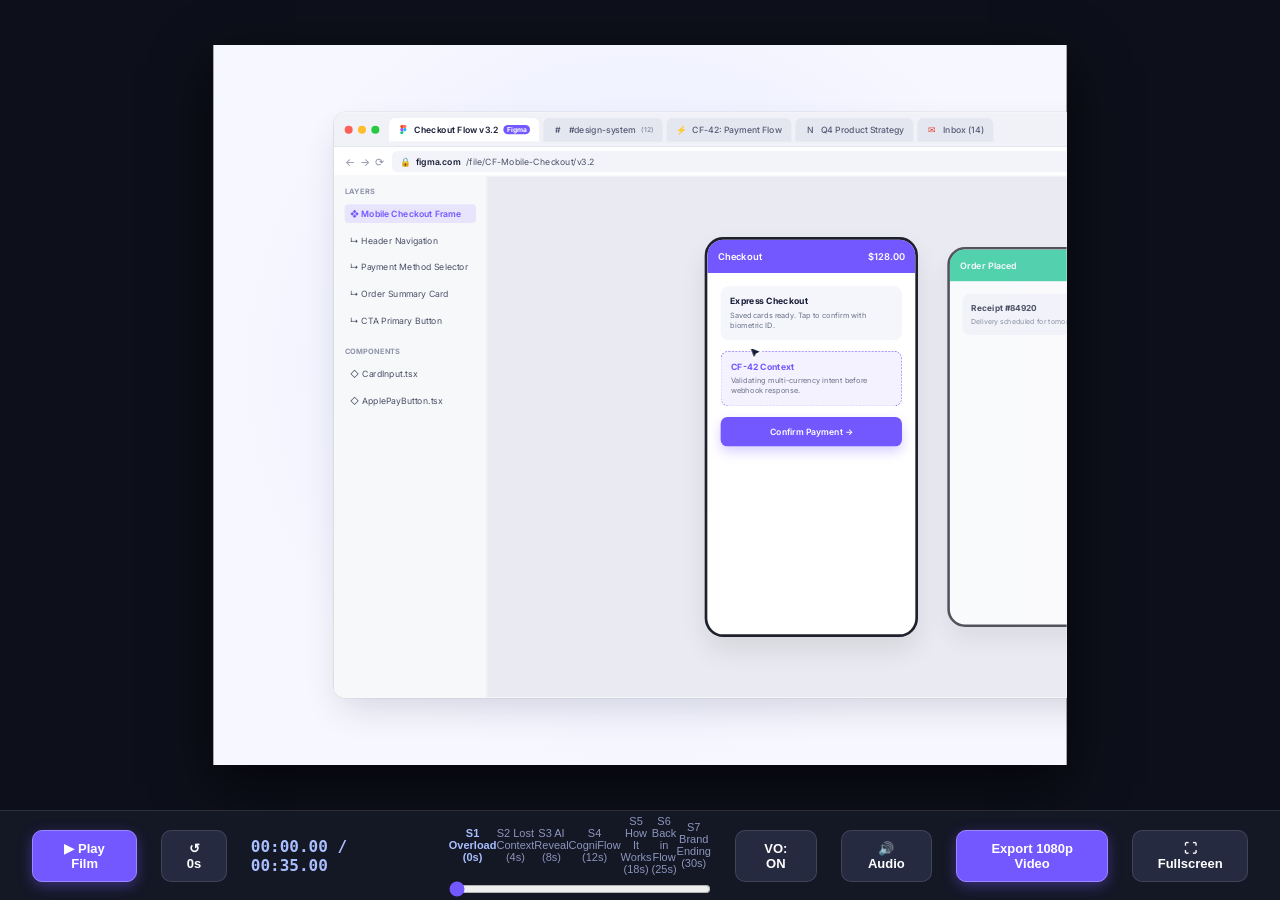
<file: cogniflow-chrome-extension/video-production/index.html>
<!DOCTYPE html>
<html lang="en">
<head>
  <meta charset="UTF-8">
  <meta name="viewport" content="width=device-width, initial-scale=1.0">
  <title>CogniFlow — Motion Design Launch Film (35s Master)</title>
  <link rel="stylesheet" href="styles.css">
  <link rel="preconnect" href="https://fonts.googleapis.com">
  <link rel="preconnect" href="https://fonts.gstatic.com" crossorigin>
  <link href="https://fonts.googleapis.com/css2?family=Inter:wght@400;500;600;700;800;900&display=swap" rel="stylesheet">
</head>
<body>

  <!-- Master Viewport Container -->
  <div id="viewport-wrapper">
    <div id="stage">

      <!-- Ambient Lighting & Gradients -->
      <div class="ambient-glow"></div>
      <div class="ambient-violet-pulse"></div>

      <!-- Effects Canvas (Light Trails, Particles, Wavefronts) -->
      <canvas id="fx-canvas"></canvas>

      <!-- Kinetic Typography Layer -->
      <div class="kinetic-text-wrap">
        <h1 id="text-s1a" class="headline-text">Too many tools.</h1>
        <h1 id="text-s1b" class="headline-text">Too many interruptions.</h1>
        <h1 id="text-s2" class="headline-text">Where was I?</h1>
        <h1 id="text-s3" class="headline-text">What if your browser <span class="violet-accent">remembered</span>?</h1>
        <h1 id="text-s4a" class="headline-text">Meet <span class="violet-accent">CogniFlow</span></h1>
        <h1 id="text-s4b" class="headline-text">Your AI workflow memory.</h1>
        <h1 id="text-s5" class="headline-text violet-accent">Remember context.</h1>
        <h1 id="text-s6a" class="headline-text">Less mental rebuilding.</h1>
        <h1 id="text-s6b" class="headline-text violet-accent">More meaningful work.</h1>
      </div>

      <!-- Abstract Glowing Memory Symbol (Scene 3) -->
      <div id="memory-symbol-container">
        <div class="memory-prism-glow"></div>
        <svg width="180" height="180" viewBox="0 0 180 180" fill="none" xmlns="http://www.w3.org/2000/svg">
          <defs>
            <linearGradient id="symGrad" x1="20" y1="20" x2="160" y2="160" gradientUnits="userSpaceOnUse">
              <stop stop-color="#7357FF"/>
              <stop offset="0.5" stop-color="#A9BFFF"/>
              <stop offset="1" stop-color="#20C997"/>
            </linearGradient>
            <filter id="glowFilter" x="-20%" y="-20%" width="140%" height="140%">
              <feGaussianBlur stdDeviation="6" result="blur"/>
              <feComposite in="SourceGraphic" in2="blur" operator="over"/>
            </filter>
          </defs>
          <!-- Infinity Neural Loop -->
          <path d="M50 90C50 65 72 45 95 68L125 98C145 118 165 95 165 75C165 55 145 40 125 60L95 90C72 112 50 135 25 115C10 98 25 75 50 90Z" 
                stroke="url(#symGrad)" stroke-width="12" stroke-linecap="round" stroke-linejoin="round" filter="url(#glowFilter)"/>
          <circle cx="95" cy="78" r="8" fill="#FFFFFF" filter="url(#glowFilter)"/>
        </svg>
      </div>

      <!-- Animated User Cursor -->
      <div id="user-cursor">
        <div id="cursor-ring" class="cursor-pulse-ring"></div>
        <svg width="24" height="24" viewBox="0 0 24 24" fill="none" xmlns="http://www.w3.org/2000/svg">
          <path d="M4 3L11 21L14.5 13.5L22 10L4 3Z" fill="#171B35" stroke="#FFFFFF" stroke-width="2" stroke-linejoin="round"/>
        </svg>
      </div>

      <!-- Master Chrome Browser Window -->
      <div id="browser-window">

        <!-- Top Browser Bar -->
        <div class="browser-header">
          <div class="window-dots">
            <span class="dot red"></span>
            <span class="dot yellow"></span>
            <span class="dot green"></span>
          </div>

          <!-- Chrome Tabs Strip -->
          <div class="tabs-strip">
            <!-- Active Figma Tab -->
            <div id="tab-figma" class="tab active">
              <span class="tab-icon">
                <svg width="14" height="14" viewBox="0 0 38 57" fill="none">
                  <path d="M19 28.5C19 23.25 23.25 19 28.5 19C33.75 19 38 23.25 38 28.5C38 33.75 33.75 38 28.5 38C23.25 38 19 33.75 19 28.5Z" fill="#1ABCFE"/>
                  <path d="M0 47.5C0 42.25 4.25 38 9.5 38H19V47.5C19 52.75 14.75 57 9.5 57C4.25 57 0 52.75 0 47.5Z" fill="#0ACF83"/>
                  <path d="M19 0V19H28.5C33.75 19 38 14.75 38 9.5C38 4.25 33.75 0 28.5 0H19Z" fill="#FF7262"/>
                  <path d="M0 9.5C0 14.75 4.25 19 9.5 19H19V0H9.5C4.25 0 0 4.25 0 9.5Z" fill="#F24E1E"/>
                  <path d="M0 28.5C0 33.75 4.25 38 9.5 38H19V19H9.5C4.25 19 0 23.25 0 28.5Z" fill="#A259FF"/>
                </svg>
              </span>
              <span>Checkout Flow v3.2</span>
              <span class="tab-badge">Figma</span>
            </div>

            <!-- Slack Tab -->
            <div id="tab-slack" class="tab">
              <span class="tab-icon">#</span>
              <span>#design-system</span>
              <span style="font-size: 10px; opacity: 0.7;">(12)</span>
            </div>

            <!-- Jira Tab -->
            <div id="tab-jira" class="tab">
              <span class="tab-icon" style="color: #0052CC;">⚡</span>
              <span>CF-42: Payment Flow</span>
            </div>

            <!-- Notion Tab -->
            <div id="tab-notion" class="tab">
              <span class="tab-icon">N</span>
              <span>Q4 Product Strategy</span>
            </div>

            <!-- Gmail Tab -->
            <div id="tab-gmail" class="tab">
              <span class="tab-icon" style="color: #EA4335;">✉</span>
              <span>Inbox (14)</span>
            </div>
          </div>
        </div>

        <!-- Navigation Bar / Omnibox -->
        <div class="browser-nav-bar">
          <div class="nav-buttons">
            <span>←</span>
            <span>→</span>
            <span>⟳</span>
          </div>
          <div class="omnibox">
            <span>🔒</span>
            <span class="url-domain">figma.com</span>/file/CF-Mobile-Checkout/v3.2
          </div>
          <div class="extension-tray">
            <div class="extension-icon-btn" title="CogniFlow AI Memory Active">
              <svg width="18" height="18" viewBox="0 0 128 128" fill="none">
                <rect width="128" height="128" rx="28" fill="#7357FF"/>
                <path d="M38 64C38 48 50 36 65 52L85 72C98 85 110 70 110 56" stroke="#FFFFFF" stroke-width="14" stroke-linecap="round"/>
                <circle cx="65" cy="58" r="8" fill="#20C997"/>
              </svg>
            </div>
          </div>
        </div>

        <!-- Master Viewport Body -->
        <div class="browser-viewport">

          <!-- Primary Workspace (Figma Mockup) -->
          <div id="main-content">
            <div class="figma-app">
              <!-- Left Tooling Hierarchy -->
              <div class="figma-sidebar">
                <div class="sidebar-title">Layers</div>
                <div class="layer-item selected">❖ Mobile Checkout Frame</div>
                <div class="layer-item">↳ Header Navigation</div>
                <div class="layer-item">↳ Payment Method Selector</div>
                <div class="layer-item">↳ Order Summary Card</div>
                <div class="layer-item">↳ CTA Primary Button</div>
                <div class="sidebar-title" style="margin-top: 14px;">Components</div>
                <div class="layer-item">◇ CardInput.tsx</div>
                <div class="layer-item">◇ ApplePayButton.tsx</div>
              </div>

              <!-- Main Interactive Canvas -->
              <div class="figma-canvas">
                <!-- Mobile Screen 1 -->
                <div class="artboard-card">
                  <div class="artboard-header">
                    <span>Checkout</span>
                    <span>$128.00</span>
                  </div>
                  <div class="artboard-body">
                    <div class="spec-box">
                      <h4>Express Checkout</h4>
                      <p>Saved cards ready. Tap to confirm with biometric ID.</p>
                    </div>
                    <div class="spec-box" style="background: rgba(115, 87, 255, 0.08); border: 1px dashed #7357FF;">
                      <h4 style="color: #7357FF;">CF-42 Context</h4>
                      <p>Validating multi-currency intent before webhook response.</p>
                    </div>
                    <div class="mock-btn">Confirm Payment →</div>
                  </div>
                </div>

                <!-- Mobile Screen 2 (Success State) -->
                <div class="artboard-card" style="opacity: 0.75; transform: scale(0.95);">
                  <div class="artboard-header" style="background: #20C997;">
                    <span>Order Placed</span>
                    <span>✓</span>
                  </div>
                  <div class="artboard-body">
                    <div class="spec-box">
                      <h4>Receipt #84920</h4>
                      <p>Delivery scheduled for tomorrow at 2:00 PM.</p>
                    </div>
                  </div>
                </div>
              </div>
            </div>

            <!-- Clutter Layer (Overload Notifications & Windows) -->
            <div class="clutter-layer">
              <!-- Slack Notification -->
              <div id="notif-slack" class="notification-popup" style="top: 24px; right: 28px;">
                <div class="notif-badge notif-slack">#</div>
                <div class="notif-content">
                  <h5>Slack · #product-launch</h5>
                  <p>Sarah: "Can we get the final Figma copy approved before 2pm?"</p>
                </div>
              </div>

              <!-- Jira Alert -->
              <div id="notif-jira" class="notification-popup" style="top: 105px; right: 28px;">
                <div class="notif-badge notif-jira">⚡</div>
                <div class="notif-content">
                  <h5>Jira · Sprint CF-104</h5>
                  <p>Payment gateway timeout error reported in staging cluster.</p>
                </div>
              </div>

              <!-- Gmail Notification -->
              <div id="notif-gmail" class="notification-popup" style="top: 186px; right: 28px;">
                <div class="notif-badge notif-gmail">✉</div>
                <div class="notif-content">
                  <h5>Executive Sync Moved</h5>
                  <p>Q4 Roadmap review rescheduled to 11:30 AM with design leads.</p>
                </div>
              </div>

              <!-- Notion Comment -->
              <div id="notif-notion" class="notification-popup" style="top: 267px; right: 28px;">
                <div class="notif-badge notif-notion">N</div>
                <div class="notif-content">
                  <h5>Notion · David Chen</h5>
                  <p>Commented: "Please link the updated API specs from Jira CF-42."</p>
                </div>
              </div>

              <!-- Stacked Overload Windows (Scene 1) -->
              <div id="floating-window-stack" class="floating-window" style="top: 80px; left: 160px; width: 680px; height: 420px;">
                <div style="background: #171B35; color: white; padding: 12px 18px; border-radius: 14px 14px 0 0; font-size: 13px; font-weight: 600; display: flex; justify-content: space-between;">
                  <span>Task Overload Stack (7 Pending Applications)</span>
                  <span>⚠ Memory High</span>
                </div>
                <div style="padding: 24px; display: grid; grid-template-columns: 1fr 1fr; gap: 14px;">
                  <div style="background: #F3F5FA; padding: 14px; border-radius: 10px;">
                    <strong style="font-size: 12px; color: #7357FF;">Notion PRD</strong>
                    <p style="font-size: 11px; color: #555; margin-top: 4px;">18 open comments pending resolution.</p>
                  </div>
                  <div style="background: #F3F5FA; padding: 14px; border-radius: 10px;">
                    <strong style="font-size: 12px; color: #0052CC;">Jira Sprint</strong>
                    <p style="font-size: 11px; color: #555; margin-top: 4px;">4 blocking tickets assigned to you.</p>
                  </div>
                  <div style="background: #F3F5FA; padding: 14px; border-radius: 10px;">
                    <strong style="font-size: 12px; color: #4A154B;">Slack Huddle</strong>
                    <p style="font-size: 11px; color: #555; margin-top: 4px;">Design sync starting in 3 minutes.</p>
                  </div>
                  <div style="background: #F3F5FA; padding: 14px; border-radius: 10px;">
                    <strong style="font-size: 12px; color: #EA4335;">Gmail Thread</strong>
                    <p style="font-size: 11px; color: #555; margin-top: 4px;">Urgent client feedback on v3 flow.</p>
                  </div>
                </div>
              </div>
            </div>

            <!-- Scene 2: Lost Context Frost Blur Overlay -->
            <div id="context-blur-overlay"></div>

            <!-- Scene 6: Restored Clean Dual Workspace -->
            <div id="focused-workspace">
              <!-- Left Focused Figma Pane -->
              <div class="focused-pane pane-figma">
                <div style="display: flex; justify-content: space-between; align-items: center; margin-bottom: 16px;">
                  <span style="font-size: 15px; font-weight: 700; color: #171B35;">Checkout Flow v3.2 · Live Artboard</span>
                  <span style="font-size: 12px; color: #7357FF; font-weight: 600;">Active Working File</span>
                </div>
                <div style="flex: 1; background: #F8F9FD; border-radius: 12px; display: flex; align-items: center; justify-content: center;">
                  <div style="width: 260px; background: white; border-radius: 20px; box-shadow: 0 10px 30px rgba(0,0,0,0.06); padding: 16px; border: 2px solid #7357FF;">
                    <h4 style="font-size: 14px; color: #171B35; margin-bottom: 8px;">Order Validation</h4>
                    <p style="font-size: 11px; color: #666; line-height: 1.4;">State restored to line 142. Biometric token verified.</p>
                    <div style="margin-top: 14px; height: 36px; background: #7357FF; color: white; border-radius: 8px; display: flex; align-items: center; justify-content: center; font-size: 12px; font-weight: 700;">
                      ✓ Ready for QA
                    </div>
                  </div>
                </div>
              </div>

              <!-- Right Focused Notion Spec Pane -->
              <div class="focused-pane pane-notion">
                <div style="display: flex; justify-content: space-between; align-items: center; margin-bottom: 16px;">
                  <span style="font-size: 15px; font-weight: 700; color: #171B35;">Launch Specs & PRD</span>
                  <span style="font-size: 12px; color: #0E8360; font-weight: 600;">Synced with Jira</span>
                </div>
                <div style="display: flex; flex-direction: column; gap: 10px;">
                  <div style="padding: 10px; background: #F4F6FC; border-radius: 8px; font-size: 12px; color: #333;">
                    ✓ <strong>Design Approval:</strong> Mobile wireframes validated
                  </div>
                  <div style="padding: 10px; background: #F4F6FC; border-radius: 8px; font-size: 12px; color: #333;">
                    ✓ <strong>Backend Hook:</strong> CF-42 payment route confirmed
                  </div>
                  <div style="padding: 10px; background: #F4F6FC; border-radius: 8px; font-size: 12px; color: #333;">
                    ✓ <strong>Context Preserved:</strong> All 4 tool states linked
                  </div>
                </div>
              </div>

              <!-- Flow State Restored Badge -->
              <div class="flow-state-banner">
                <span style="width: 8px; height: 8px; background: #20C997; border-radius: 50%;"></span>
                FLOW STATE RESTORED
              </div>
            </div>

          </div>

          <!-- Scene 4 & 5: CogniFlow Official Sidepanel -->
          <div id="sidepanel">
            <!-- Sidepanel Header -->
            <div class="sidepanel-header">
              <div class="brand-badge">
                <svg viewBox="0 0 128 128" fill="none">
                  <rect width="128" height="128" rx="28" fill="#7357FF"/>
                  <path d="M38 64C38 48 50 36 65 52L85 72C98 85 110 70 110 56" stroke="#FFFFFF" stroke-width="14" stroke-linecap="round"/>
                  <circle cx="65" cy="58" r="8" fill="#20C997"/>
                </svg>
                <span class="brand-title">CogniFlow</span>
              </div>
              <div class="status-pill">
                <span class="indicator-dot"></span>
                ACTIVE SYNC
              </div>
            </div>

            <!-- Sidepanel Content -->
            <div class="sidepanel-body">
              <div class="welcome-section">
                <div style="display: inline-block; background: rgba(115, 87, 255, 0.1); color: #7357FF; font-size: 11px; font-weight: 700; padding: 2px 8px; border-radius: 6px; margin-bottom: 6px;">
                  WELCOME BACK!
                </div>
                <h3>Here’s where you left off</h3>
                <p>Preserved workflow context across 4 tools.</p>
              </div>

              <!-- AI Quick Summary Card -->
              <div class="ai-summary-card">
                <div class="summary-tag">
                  <span>✦</span> AI Quick Summary
                </div>
                <div class="summary-text">
                  You were finalizing checkout interaction states in Figma, responding to ticket CF-42 in Jira, and updating team launch specs.
                </div>

                <!-- Structured Checklist (Expands in Scene 5) -->
                <div id="summary-checklist" class="progress-checklist" style="opacity: 0; max-height: 0; overflow: hidden; transition: all 0.4s ease;">
                  <div class="check-item">
                    <span class="check-circle">✓</span>
                    <span>3 Figma design comments resolved</span>
                  </div>
                  <div class="check-item">
                    <span class="check-circle">✓</span>
                    <span>Jira CF-42 awaiting QA review</span>
                  </div>
                  <div class="check-item">
                    <span class="check-circle">✓</span>
                    <span>Notion launch specs updated 14m ago</span>
                  </div>
                </div>
              </div>

              <!-- Workflow Tabs Section -->
              <div class="workflow-tabs-section">
                <h4>Related Workflow Tabs</h4>
                <div class="tabs-list">
                  <!-- Figma Card -->
                  <div class="workflow-card active-tab">
                    <div class="workflow-card-icon" style="background: rgba(242, 78, 30, 0.1); color: #F24E1E;">❖</div>
                    <div class="workflow-info">
                      <div class="workflow-title">Figma · Checkout Flow v3.2</div>
                      <div class="workflow-desc">Active canvas · 3 unresolved comments</div>
                    </div>
                  </div>

                  <!-- Jira Card -->
                  <div class="workflow-card">
                    <div class="workflow-card-icon" style="background: rgba(0, 82, 204, 0.1); color: #0052CC;">⚡</div>
                    <div class="workflow-info">
                      <div class="workflow-title">Jira · CF-42 Payment API</div>
                      <div class="workflow-desc">Issue assigned · In review</div>
                    </div>
                  </div>

                  <!-- Notion Card -->
                  <div class="workflow-card">
                    <div class="workflow-card-icon" style="background: rgba(0, 0, 0, 0.08); color: #000;">N</div>
                    <div class="workflow-info">
                      <div class="workflow-title">Notion · Launch Strategy</div>
                      <div class="workflow-desc">Requirements & copy deck</div>
                    </div>
                  </div>

                  <!-- Slack Card -->
                  <div class="workflow-card">
                    <div class="workflow-card-icon" style="background: rgba(74, 21, 75, 0.1); color: #4A154B;">#</div>
                    <div class="workflow-info">
                      <div class="workflow-title">Slack · #checkout-sprint</div>
                      <div class="workflow-desc">4 unread team messages</div>
                    </div>
                  </div>
                </div>
              </div>
            </div>

            <!-- Resume Workflow Hero Button -->
            <div class="resume-btn-container">
              <button id="btn-resume" class="btn-resume">
                <span>Resume Workflow</span>
                <span>→</span>
              </button>
            </div>
          </div>

        </div>

      </div>

      <!-- Scene 7: Hero Brand Ending Lockup -->
      <div id="brand-ending">
        <!-- 3D Glass Hero Logo -->
        <div class="brand-hero-logo">
          <svg viewBox="0 0 140 140" fill="none" xmlns="http://www.w3.org/2000/svg">
            <defs>
              <linearGradient id="brandLogoGrad" x1="0" y1="0" x2="140" y2="140" gradientUnits="userSpaceOnUse">
                <stop stop-color="#7357FF"/>
                <stop offset="0.6" stop-color="#A9BFFF"/>
                <stop offset="1" stop-color="#20C997"/>
              </linearGradient>
              <filter id="heroShadow" x="-20%" y="-20%" width="140%" height="140%">
                <feDropShadow dx="0" dy="16" stdDeviation="20" flood-color="rgba(115, 87, 255, 0.45)"/>
              </filter>
            </defs>
            <rect width="140" height="140" rx="36" fill="url(#brandLogoGrad)" filter="url(#heroShadow)"/>
            <path d="M42 70C42 52 56 38 72 56L94 78C108 92 122 76 122 62" stroke="#FFFFFF" stroke-width="15" stroke-linecap="round"/>
            <circle cx="72" cy="64" r="9" fill="#FFFFFF"/>
          </svg>
        </div>

        <h1 class="brand-hero-name">CogniFlow</h1>
        <h2 class="brand-hero-tagline">Your work. Remembered.</h2>
        <div class="brand-cta-pill">
          <span>cogniflow.ai</span>
          <span style="opacity: 0.4;">·</span>
          <span style="color: #7357FF;">Add to Chrome</span>
        </div>
      </div>

    </div>
  </div>

  <!-- Video Control Deck (Bottom UI) -->
  <div id="control-deck">
    <!-- Play / Pause & Rewind -->
    <button id="btn-play" class="deck-btn primary">▶ Play Film</button>
    <button id="btn-rewind" class="deck-btn">↺ 0s</button>

    <!-- Timecode -->
    <div id="timecode" class="timecode-display">00:00.00 / 00:35.00</div>

    <!-- Timeline Scrubber & Scene Navigator -->
    <div class="scrubber-wrap">
      <div class="scene-markers">
        <button class="scene-marker-btn" data-time="0">S1 Overload (0s)</button>
        <button class="scene-marker-btn" data-time="4">S2 Lost Context (4s)</button>
        <button class="scene-marker-btn" data-time="8">S3 AI Reveal (8s)</button>
        <button class="scene-marker-btn" data-time="12">S4 CogniFlow (12s)</button>
        <button class="scene-marker-btn" data-time="18">S5 How It Works (18s)</button>
        <button class="scene-marker-btn" data-time="25">S6 Back in Flow (25s)</button>
        <button class="scene-marker-btn" data-time="30">S7 Brand Ending (30s)</button>
      </div>
      <input type="range" id="timeline-slider" min="0" max="35" step="0.0333" value="0">
    </div>

    <!-- Voice-Over & Audio Toggles -->
    <button id="btn-vo" class="deck-btn">VO: ON</button>
    <button id="btn-audio" class="deck-btn">🔊 Audio</button>

    <!-- Export 1080p Video Button -->
    <button id="btn-export" class="deck-btn primary">Export 1080p Video</button>
    <div id="export-progress" class="export-progress-bar">
      <div id="export-fill" class="export-progress-fill"></div>
    </div>

    <!-- Fullscreen Toggle -->
    <button id="btn-fullscreen" class="deck-btn">⛶ Fullscreen</button>
  </div>

  <!-- Load Master Scripts -->
  <script src="audio-engine.js"></script>
  <script src="motion.js"></script>
  <script src="export-video.js"></script>

  <!-- Master Timeline Controller -->
  <script>
    class CogniFlowPlayer {
      constructor() {
        this.duration = 35.0; // 35.0 seconds exact
        this.currentTime = 0.0;
        this.isPlaying = false;
        this.lastFrameTime = performance.now();

        // UI elements
        this.stage = document.getElementById('stage');
        this.btnPlay = document.getElementById('btn-play');
        this.btnRewind = document.getElementById('btn-rewind');
        this.slider = document.getElementById('timeline-slider');
        this.timecode = document.getElementById('timecode');
        this.btnVO = document.getElementById('btn-vo');
        this.btnAudio = document.getElementById('btn-audio');
        this.btnExport = document.getElementById('btn-export');
        this.btnFullscreen = document.getElementById('btn-fullscreen');
        this.sceneBtns = document.querySelectorAll('.scene-marker-btn');

        this.initResize();
        this.bindEvents();
        this.seek(0);
      }

      initResize() {
        const resize = () => {
          const wrapper = document.getElementById('viewport-wrapper');
          const scale = Math.min(wrapper.clientWidth / 1920, wrapper.clientHeight / 1080);
          this.stage.style.transform = `scale(${scale})`;
        };
        window.addEventListener('resize', resize);
        resize();
      }

      bindEvents() {
        this.btnPlay.addEventListener('click', () => this.togglePlay());
        this.btnRewind.addEventListener('click', () => { this.seek(0); if (!this.isPlaying) this.play(); });

        this.slider.addEventListener('input', (e) => {
          this.seek(parseFloat(e.target.value));
        });

        this.sceneBtns.forEach(btn => {
          btn.addEventListener('click', () => {
            const time = parseFloat(btn.dataset.time);
            this.seek(time);
          });
        });

        this.btnVO.addEventListener('click', () => {
          window.audioEngine.voEnabled = !window.audioEngine.voEnabled;
          this.btnVO.textContent = window.audioEngine.voEnabled ? 'VO: ON' : 'VO: OFF';
          this.btnVO.style.opacity = window.audioEngine.voEnabled ? '1.0' : '0.6';
        });

        this.btnAudio.addEventListener('click', () => {
          window.audioEngine.ensureContext();
          if (window.audioEngine.audioElement) {
            window.audioEngine.audioElement.muted = !window.audioEngine.audioElement.muted;
            this.btnAudio.textContent = window.audioEngine.audioElement.muted ? '🔇 Muted' : '🔊 Audio';
          }
        });

        this.btnExport.addEventListener('click', () => {
          window.videoExporter.startExport();
        });

        this.btnFullscreen.addEventListener('click', () => {
          if (!document.fullscreenElement) {
            document.documentElement.requestFullscreen().catch(() => {});
          } else {
            document.exitFullscreen().catch(() => {});
          }
        });

        // Spacebar shortcut
        window.addEventListener('keydown', (e) => {
          if (e.code === 'Space') {
            e.preventDefault();
            this.togglePlay();
          }
        });
      }

      togglePlay() {
        if (this.isPlaying) {
          this.pause();
        } else {
          this.play();
        }
      }

      play() {
        this.isPlaying = true;
        this.btnPlay.textContent = '⏸ Pause';
        this.lastFrameTime = performance.now();
        window.audioEngine.playAt(this.currentTime);
        requestAnimationFrame((t) => this.loop(t));
      }

      pause() {
        this.isPlaying = false;
        this.btnPlay.textContent = '▶ Play Film';
        window.audioEngine.pause();
      }

      seek(t) {
        this.currentTime = Math.max(0, Math.min(this.duration, t));
        this.slider.value = this.currentTime;
        this.updateTimecode();
        window.motionRenderer.render(this.currentTime);
        window.audioEngine.seek(this.currentTime);
        this.updateSceneMarkers();
      }

      updateSceneMarkers() {
        this.sceneBtns.forEach(btn => {
          const btnTime = parseFloat(btn.dataset.time);
          if (this.currentTime >= btnTime && this.currentTime < (btnTime + 5.0)) {
            btn.classList.add('active');
          } else {
            btn.classList.remove('active');
          }
        });
      }

      updateTimecode() {
        const min = Math.floor(this.currentTime / 60);
        const sec = Math.floor(this.currentTime % 60);
        const cs = Math.floor((this.currentTime % 1) * 100);
        const pad = (n) => n.toString().padStart(2, '0');
        this.timecode.textContent = `${pad(min)}:${pad(sec)}.${pad(cs)} / 00:35.00`;
      }

      loop(now) {
        if (!this.isPlaying) return;

        const delta = (now - this.lastFrameTime) / 1000.0;
        this.lastFrameTime = now;

        this.currentTime += delta;
        if (this.currentTime >= this.duration) {
          this.currentTime = this.duration;
          this.pause();
        }

        this.slider.value = this.currentTime;
        this.updateTimecode();
        this.updateSceneMarkers();

        window.motionRenderer.render(this.currentTime);
        window.audioEngine.update(this.currentTime);

        if (this.isPlaying) {
          requestAnimationFrame((t) => this.loop(t));
        }
      }
    }

    window.player = new CogniFlowPlayer();
  </script>
</body>
</html>
</file>
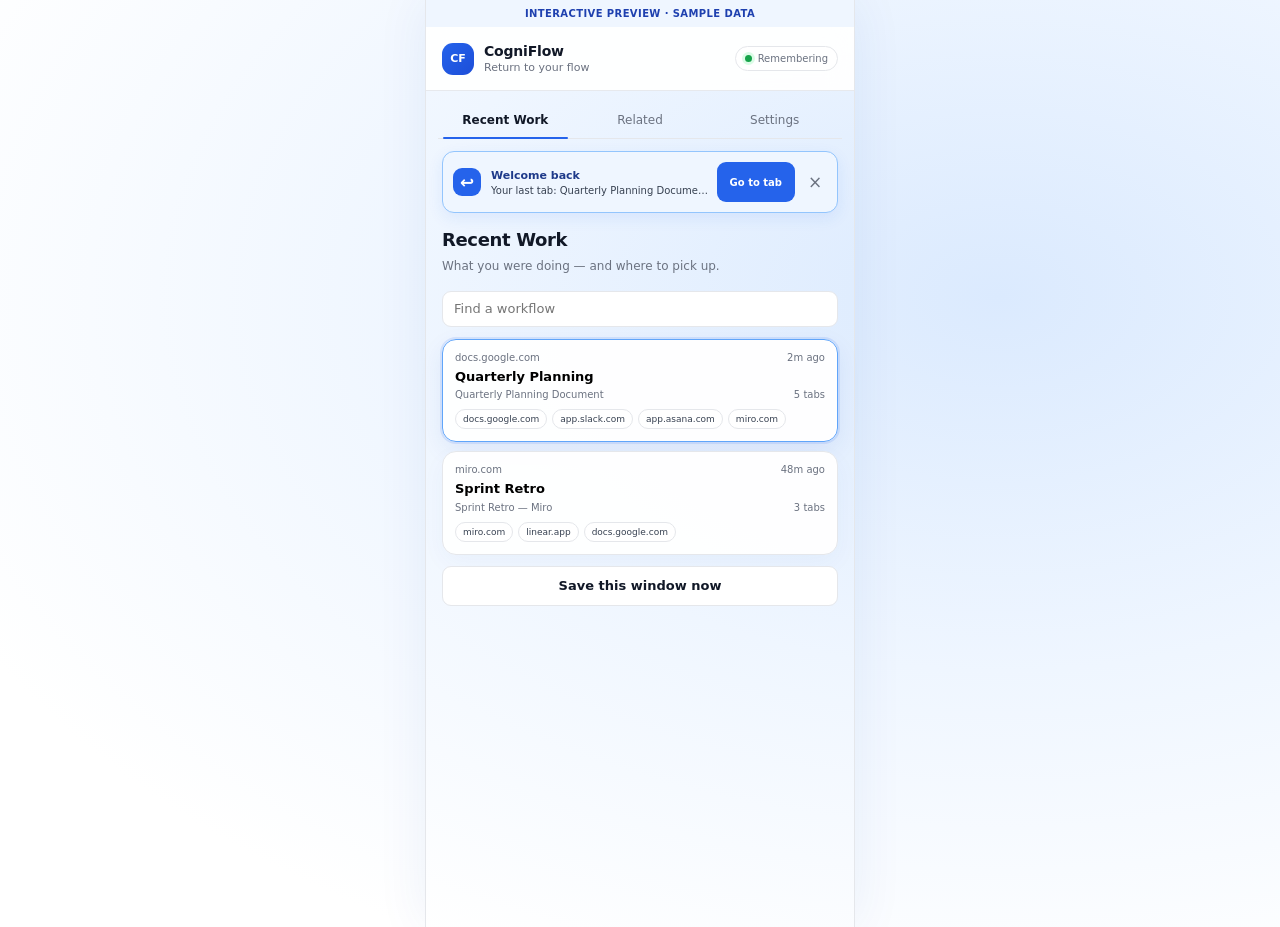
<file: cogniflow-chrome-extension/preview.html>
<!doctype html>
<html lang="en">
  <head>
    <meta charset="utf-8" />
    <meta name="viewport" content="width=device-width,initial-scale=1" />
    <title>CogniFlow — Interactive Preview</title>
    <link rel="stylesheet" href="sidepanel.css" />
    <style>
      body { width: min(100%, 430px); min-height: 100vh; margin: 0 auto; border-inline: 1px solid #e5e7eb; box-shadow: 0 0 50px #1e40af12; }
      .preview-tag { padding: 8px 12px; color: #1e40af; background: #eff6ff; text-align: center; font-size: 10px; font-weight: 600; letter-spacing: .04em; }
    </style>
  </head>
  <body>
    <div class="preview-tag">INTERACTIVE PREVIEW · SAMPLE DATA</div>
    <div id="app" class="app-shell"></div>
    <script src="preview-bridge.js"></script>
    <script src="sidepanel.js"></script>
  </body>
</html>
</file>
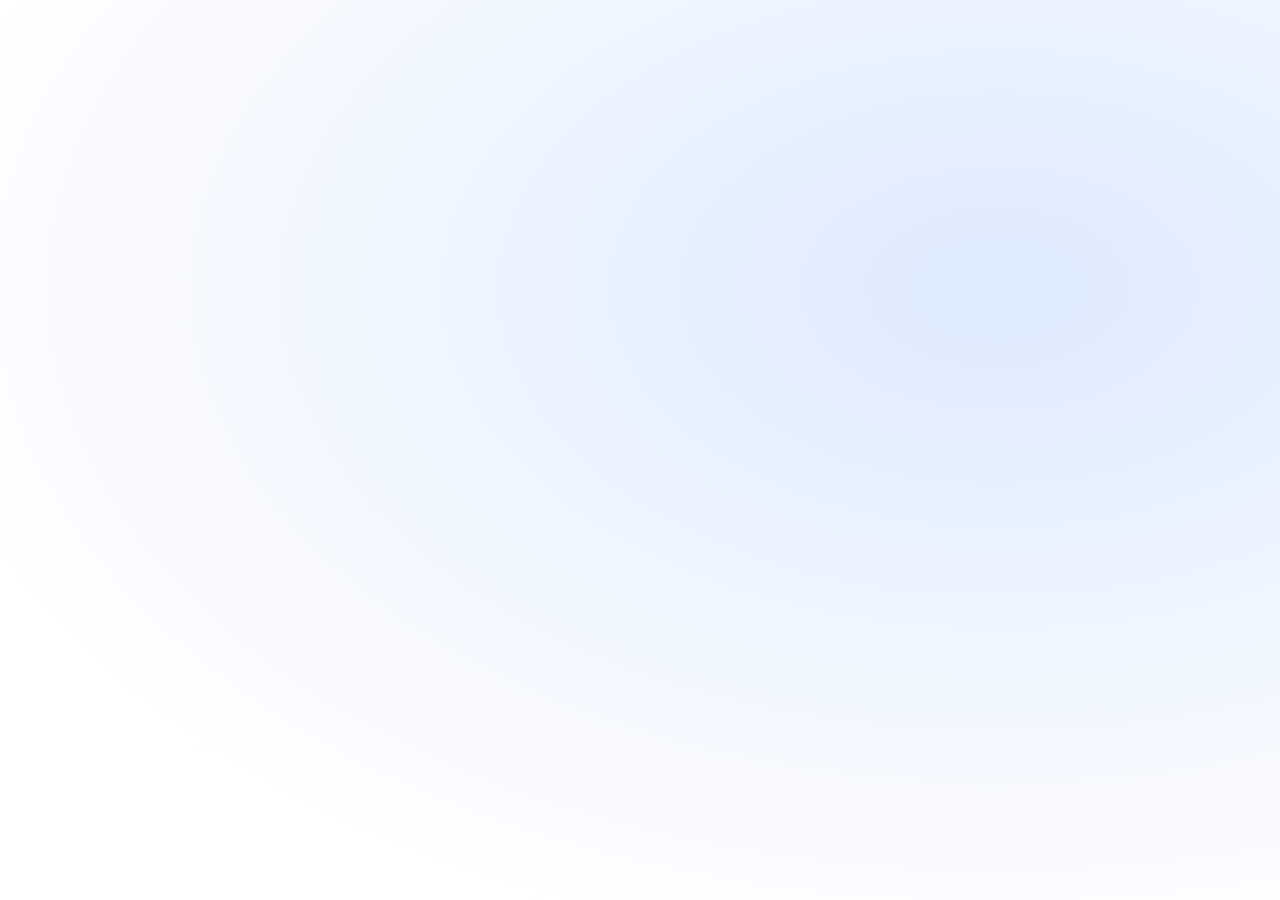
<file: cogniflow-chrome-extension/sidepanel.html>
<!doctype html>
<html lang="en">
  <head>
    <meta charset="utf-8" />
    <meta name="viewport" content="width=device-width,initial-scale=1" />
    <meta name="color-scheme" content="light" />
    <title>CogniFlow</title>
    <link rel="stylesheet" href="sidepanel.css" />
  </head>
  <body>
    <div id="app" class="app-shell"></div>
    <template id="icon-lock"><svg viewBox="0 0 20 20" aria-hidden="true"><rect x="4" y="8" width="12" height="9" rx="2"/><path d="M6.5 8V5.8a3.5 3.5 0 0 1 7 0V8"/></svg></template>
    <script src="sidepanel.js"></script>
  </body>
</html>
</file>
<file: cogniflow-chrome-extension/video-production/styles.css>
:root {
  --bg-cloud: #F7F7FF;
  --violet: #7357FF;
  --violet-light: #9B87FF;
  --violet-glow: rgba(115, 87, 255, 0.35);
  --blue: #A9BFFF;
  --midnight: #171B35;
  --lavender: #E9DFFF;
  --lavender-glass: rgba(233, 223, 255, 0.75);
  --green: #20C997;
  --green-glow: rgba(32, 201, 151, 0.4);
  --white: #FFFFFF;
  --border-light: rgba(23, 27, 53, 0.08);
  --border-violet: rgba(115, 87, 255, 0.25);
  --shadow-card: 0 16px 36px -10px rgba(23, 27, 53, 0.08), 0 0 1px rgba(23, 27, 53, 0.12);
  --shadow-elevated: 0 24px 54px -12px rgba(23, 27, 53, 0.16), 0 0 1px rgba(23, 27, 53, 0.15);
  --shadow-glow: 0 0 45px rgba(115, 87, 255, 0.28);
}

* {
  box-sizing: border-box;
  margin: 0;
  padding: 0;
  -webkit-font-smoothing: antialiased;
  -moz-osx-font-smoothing: grayscale;
}

body {
  background-color: #0d0f1a;
  color: var(--midnight);
  font-family: 'Inter', -apple-system, BlinkMacSystemFont, "Segoe UI", Roboto, sans-serif;
  overflow: hidden;
  display: flex;
  flex-direction: column;
  align-items: center;
  justify-content: center;
  min-height: 100vh;
  user-select: none;
}

/* Master Viewport Container (Maintains 16:9 / 1920x1080) */
#viewport-wrapper {
  position: relative;
  width: 100vw;
  height: calc(100vh - 90px);
  display: flex;
  align-items: center;
  justify-content: center;
  overflow: hidden;
}

#stage {
  position: relative;
  width: 1920px;
  height: 1080px;
  background-color: var(--bg-cloud);
  overflow: hidden;
  transform-origin: center center;
  box-shadow: 0 30px 80px rgba(0, 0, 0, 0.6);
}

/* Canvas Layers for Effects & Recordings */
#fx-canvas {
  position: absolute;
  inset: 0;
  width: 1920px;
  height: 1080px;
  pointer-events: none;
  z-index: 50;
}

#record-canvas {
  display: none;
}

/* Ambient Radial Gradients */
.ambient-glow {
  position: absolute;
  inset: 0;
  background: radial-gradient(circle at 50% 45%, rgba(169, 191, 255, 0.25) 0%, rgba(247, 247, 255, 0) 70%);
  pointer-events: none;
  z-index: 1;
}

.ambient-violet-pulse {
  position: absolute;
  inset: 0;
  background: radial-gradient(circle at 60% 40%, rgba(115, 87, 255, 0.18) 0%, rgba(247, 247, 255, 0) 65%);
  opacity: 0;
  pointer-events: none;
  z-index: 2;
  transition: opacity 0.4s ease;
}

/* Master Browser Frame */
#browser-window {
  position: absolute;
  left: 180px;
  top: 100px;
  width: 1560px;
  height: 880px;
  background: var(--white);
  border-radius: 18px;
  border: 1px solid var(--border-light);
  box-shadow: var(--shadow-elevated);
  display: flex;
  flex-direction: column;
  overflow: hidden;
  z-index: 10;
  transform-origin: center center;
}

/* Browser Top Chrome */
.browser-header {
  height: 52px;
  background: #F1F2F8;
  border-bottom: 1px solid #E2E4ED;
  display: flex;
  align-items: center;
  padding: 0 16px;
  gap: 14px;
}

.window-dots {
  display: flex;
  gap: 8px;
}

.dot {
  width: 12px;
  height: 12px;
  border-radius: 50%;
}
.dot.red { background: #FF5F56; }
.dot.yellow { background: #FFBD2E; }
.dot.green { background: #27C93F; }

/* Tabs Bar */
.tabs-strip {
  display: flex;
  align-items: center;
  gap: 6px;
  flex: 1;
  overflow: hidden;
}

.tab {
  height: 36px;
  padding: 0 14px;
  background: #E5E7F0;
  border-radius: 10px 10px 0 0;
  display: flex;
  align-items: center;
  gap: 8px;
  font-size: 13px;
  font-weight: 500;
  color: #555A75;
  transition: all 0.25s ease;
  position: relative;
  white-space: nowrap;
}

.tab.active {
  background: var(--white);
  color: var(--midnight);
  font-weight: 600;
  box-shadow: 0 -2px 6px rgba(0, 0, 0, 0.03);
}

.tab .tab-icon {
  width: 16px;
  height: 16px;
  display: flex;
  align-items: center;
  justify-content: center;
}

.tab .tab-badge {
  background: var(--violet);
  color: white;
  font-size: 10px;
  padding: 1px 5px;
  border-radius: 8px;
  font-weight: 700;
}

/* Omnibox / URL Bar */
.browser-nav-bar {
  height: 44px;
  background: var(--white);
  border-bottom: 1px solid #EAECEF;
  display: flex;
  align-items: center;
  padding: 0 16px;
  gap: 12px;
}

.nav-buttons {
  display: flex;
  gap: 8px;
  color: #8C91A7;
}

.omnibox {
  flex: 1;
  height: 32px;
  background: #F3F4F9;
  border-radius: 8px;
  display: flex;
  align-items: center;
  padding: 0 12px;
  gap: 8px;
  font-size: 13px;
  color: #4B5168;
}

.omnibox .url-domain {
  color: var(--midnight);
  font-weight: 600;
}

.extension-tray {
  display: flex;
  align-items: center;
  gap: 12px;
}

.extension-icon-btn {
  width: 28px;
  height: 28px;
  border-radius: 6px;
  display: flex;
  align-items: center;
  justify-content: center;
  background: rgba(115, 87, 255, 0.1);
  border: 1px solid rgba(115, 87, 255, 0.2);
}

/* Browser Viewport Area (Split Layout) */
.browser-viewport {
  flex: 1;
  position: relative;
  display: flex;
  overflow: hidden;
  background: #FAFBFD;
}

/* Primary Workspace (Figma / Tools Mockup) */
#main-content {
  flex: 1;
  position: relative;
  overflow: hidden;
  transition: all 0.5s cubic-bezier(0.16, 1, 0.3, 1);
}

/* Figma Workspace Mockup */
.figma-app {
  position: absolute;
  inset: 0;
  display: flex;
}

.figma-sidebar {
  width: 230px;
  background: #F7F8FA;
  border-right: 1px solid #E6E8EE;
  padding: 16px;
  display: flex;
  flex-direction: column;
  gap: 12px;
}

.sidebar-title {
  font-size: 11px;
  font-weight: 700;
  letter-spacing: 0.05em;
  color: #8D93A8;
  text-transform: uppercase;
}

.layer-item {
  display: flex;
  align-items: center;
  gap: 8px;
  font-size: 13px;
  color: #494F66;
  padding: 6px 8px;
  border-radius: 6px;
}
.layer-item.selected {
  background: rgba(115, 87, 255, 0.12);
  color: var(--violet);
  font-weight: 600;
}

.figma-canvas {
  flex: 1;
  background: #EAEBF2;
  position: relative;
  display: flex;
  align-items: center;
  justify-content: center;
  gap: 36px;
  padding: 30px;
}

/* Mobile Prototype Frame */
.artboard-card {
  width: 320px;
  height: 600px;
  background: white;
  border-radius: 28px;
  box-shadow: 0 20px 40px rgba(0, 0, 0, 0.09);
  border: 4px solid #1E202B;
  overflow: hidden;
  display: flex;
  flex-direction: column;
  position: relative;
}

.artboard-header {
  height: 50px;
  background: var(--violet);
  color: white;
  display: flex;
  align-items: center;
  justify-content: space-between;
  padding: 0 16px;
  font-size: 14px;
  font-weight: 600;
}

.artboard-body {
  padding: 20px;
  display: flex;
  flex-direction: column;
  gap: 16px;
}

.spec-box {
  background: #F4F6FC;
  border-radius: 12px;
  padding: 14px;
}
.spec-box h4 {
  font-size: 13px;
  margin-bottom: 6px;
  color: var(--midnight);
}
.spec-box p {
  font-size: 11px;
  color: #6C7289;
  line-height: 1.4;
}

.mock-btn {
  height: 44px;
  background: var(--violet);
  color: white;
  border-radius: 10px;
  display: flex;
  align-items: center;
  justify-content: center;
  font-size: 13px;
  font-weight: 600;
  box-shadow: 0 8px 18px rgba(115, 87, 255, 0.28);
}

/* Floating Clutter Windows (Scene 1) */
.clutter-layer {
  position: absolute;
  inset: 0;
  pointer-events: none;
  z-index: 20;
}

.notification-popup {
  position: absolute;
  width: 380px;
  background: rgba(255, 255, 255, 0.95);
  backdrop-filter: blur(12px);
  border-radius: 14px;
  padding: 14px 18px;
  border: 1px solid rgba(23, 27, 53, 0.1);
  box-shadow: var(--shadow-elevated);
  display: flex;
  gap: 12px;
  opacity: 0;
  transform: translateY(20px) scale(0.94);
  transition: all 0.35s cubic-bezier(0.17, 0.89, 0.32, 1.28);
}

.notif-badge {
  width: 38px;
  height: 38px;
  border-radius: 10px;
  display: flex;
  align-items: center;
  justify-content: center;
  font-size: 18px;
  flex-shrink: 0;
}
.notif-slack { background: #4A154B; color: white; }
.notif-jira { background: #0052CC; color: white; }
.notif-gmail { background: #EA4335; color: white; }
.notif-notion { background: #000000; color: white; }

.notif-content h5 {
  font-size: 13px;
  color: var(--midnight);
  margin-bottom: 3px;
}
.notif-content p {
  font-size: 12px;
  color: #555A75;
  line-height: 1.35;
}

/* Stacked Window Modals */
.floating-window {
  position: absolute;
  background: white;
  border-radius: 16px;
  border: 1px solid #D9DCE7;
  box-shadow: var(--shadow-elevated);
  opacity: 0;
  transform: scale(0.85);
  transition: all 0.4s cubic-bezier(0.2, 0.9, 0.3, 1.1);
}

/* Scene 2: Blur & Lost Context Overlay */
#context-blur-overlay {
  position: absolute;
  inset: 0;
  background: rgba(247, 247, 255, 0.6);
  backdrop-filter: blur(18px);
  -webkit-backdrop-filter: blur(18px);
  opacity: 0;
  pointer-events: none;
  z-index: 30;
  transition: opacity 0.5s ease;
}

/* Animated Cursor */
#user-cursor {
  position: absolute;
  width: 24px;
  height: 24px;
  z-index: 60;
  pointer-events: none;
  transform: translate(800px, 450px);
  transition: transform 0.08s linear;
}

.cursor-pulse-ring {
  position: absolute;
  top: -12px;
  left: -12px;
  width: 48px;
  height: 48px;
  border-radius: 50%;
  border: 2px solid var(--violet);
  opacity: 0;
  transform: scale(0.5);
}

/* On-Screen Big Kinetic Typography */
.kinetic-text-wrap {
  position: absolute;
  inset: 0;
  display: flex;
  flex-direction: column;
  align-items: center;
  justify-content: center;
  pointer-events: none;
  z-index: 40;
}

.headline-text {
  font-size: 58px;
  font-weight: 800;
  letter-spacing: -0.03em;
  color: var(--midnight);
  text-align: center;
  line-height: 1.15;
  opacity: 0;
  transform: translateY(30px);
  transition: all 0.4s cubic-bezier(0.16, 1, 0.3, 1);
  text-shadow: 0 4px 20px rgba(255, 255, 255, 0.85);
}

.headline-text.violet-accent {
  color: var(--violet);
}

/* Scene 3: Abstract Glowing Memory Symbol */
#memory-symbol-container {
  position: absolute;
  top: 50%;
  left: 50%;
  transform: translate(-50%, -50%) scale(0);
  width: 220px;
  height: 220px;
  display: flex;
  align-items: center;
  justify-content: center;
  z-index: 45;
  pointer-events: none;
  transition: transform 0.6s cubic-bezier(0.17, 0.89, 0.32, 1.25), opacity 0.4s ease;
  opacity: 0;
}

.memory-prism-glow {
  position: absolute;
  width: 280px;
  height: 280px;
  border-radius: 50%;
  background: radial-gradient(circle, rgba(115, 87, 255, 0.4) 0%, rgba(169, 191, 255, 0.15) 50%, transparent 70%);
  animation: pulse-glow 3s infinite alternate ease-in-out;
}

@keyframes pulse-glow {
  0% { transform: scale(0.9); opacity: 0.6; }
  100% { transform: scale(1.15); opacity: 1; }
}

/* Scene 4: Chrome Extension Side Panel */
#sidepanel {
  width: 440px;
  height: 100%;
  background: rgba(255, 255, 255, 0.95);
  backdrop-filter: blur(20px);
  -webkit-backdrop-filter: blur(20px);
  border-left: 1px solid var(--border-light);
  display: flex;
  flex-direction: column;
  position: absolute;
  right: -450px;
  top: 0;
  bottom: 0;
  z-index: 35;
  box-shadow: -15px 0 45px rgba(23, 27, 53, 0.08);
  transition: right 0.6s cubic-bezier(0.16, 1, 0.3, 1);
}

.sidepanel-header {
  padding: 20px 24px;
  border-bottom: 1px solid #ECEEF5;
  display: flex;
  align-items: center;
  justify-content: space-between;
}

.brand-badge {
  display: flex;
  align-items: center;
  gap: 10px;
}

.brand-badge svg {
  width: 32px;
  height: 32px;
}

.brand-title {
  font-size: 18px;
  font-weight: 700;
  color: var(--midnight);
  letter-spacing: -0.02em;
}

.status-pill {
  background: rgba(32, 201, 151, 0.12);
  color: var(--green);
  font-size: 11px;
  font-weight: 700;
  padding: 4px 10px;
  border-radius: 12px;
  display: flex;
  align-items: center;
  gap: 6px;
}

.status-pill .indicator-dot {
  width: 6px;
  height: 6px;
  background: var(--green);
  border-radius: 50%;
}

.sidepanel-body {
  flex: 1;
  padding: 24px;
  display: flex;
  flex-direction: column;
  gap: 20px;
  overflow-y: auto;
}

.welcome-section h3 {
  font-size: 20px;
  font-weight: 700;
  color: var(--midnight);
  margin-bottom: 4px;
}

.welcome-section p {
  font-size: 13px;
  color: #6C7289;
}

/* AI Summary Card */
.ai-summary-card {
  background: var(--lavender-glass);
  border: 1px solid var(--border-violet);
  border-radius: 16px;
  padding: 18px;
  box-shadow: 0 8px 24px rgba(115, 87, 255, 0.08);
  position: relative;
  overflow: hidden;
}

.summary-tag {
  display: inline-flex;
  align-items: center;
  gap: 6px;
  background: rgba(115, 87, 255, 0.15);
  color: var(--violet);
  font-size: 11px;
  font-weight: 700;
  padding: 3px 8px;
  border-radius: 6px;
  margin-bottom: 10px;
  text-transform: uppercase;
  letter-spacing: 0.04em;
}

.summary-text {
  font-size: 13px;
  color: var(--midnight);
  line-height: 1.5;
  font-weight: 500;
}

.progress-checklist {
  margin-top: 14px;
  display: flex;
  flex-direction: column;
  gap: 8px;
}

.check-item {
  display: flex;
  align-items: center;
  gap: 8px;
  font-size: 12px;
  color: #4A5068;
}

.check-circle {
  width: 18px;
  height: 18px;
  border-radius: 50%;
  background: var(--green);
  color: white;
  display: flex;
  align-items: center;
  justify-content: center;
  font-size: 10px;
  font-weight: 700;
}

/* Workflow Tabs List */
.workflow-tabs-section h4 {
  font-size: 12px;
  font-weight: 700;
  color: #8C92A8;
  text-transform: uppercase;
  letter-spacing: 0.04em;
  margin-bottom: 12px;
}

.tabs-list {
  display: flex;
  flex-direction: column;
  gap: 10px;
}

.workflow-card {
  background: var(--white);
  border: 1px solid #EAECEF;
  border-radius: 12px;
  padding: 12px 14px;
  display: flex;
  align-items: center;
  gap: 12px;
  box-shadow: var(--shadow-card);
  transition: all 0.25s ease;
}

.workflow-card.active-tab {
  border-color: var(--violet);
  background: rgba(115, 87, 255, 0.04);
}

.workflow-card-icon {
  width: 32px;
  height: 32px;
  border-radius: 8px;
  display: flex;
  align-items: center;
  justify-content: center;
}

.workflow-info {
  flex: 1;
}

.workflow-title {
  font-size: 13px;
  font-weight: 600;
  color: var(--midnight);
}

.workflow-desc {
  font-size: 11px;
  color: #71778E;
  margin-top: 2px;
}

/* Primary Resume Workflow Button */
.resume-btn-container {
  padding: 20px 24px;
  border-top: 1px solid #ECEEF5;
}

.btn-resume {
  width: 100%;
  height: 54px;
  background: var(--violet);
  color: white;
  border: none;
  border-radius: 14px;
  font-size: 15px;
  font-weight: 700;
  display: flex;
  align-items: center;
  justify-content: center;
  gap: 10px;
  cursor: pointer;
  box-shadow: 0 10px 25px rgba(115, 87, 255, 0.35);
  position: relative;
  overflow: hidden;
  transition: all 0.3s cubic-bezier(0.16, 1, 0.3, 1);
}

.btn-resume::after {
  content: '';
  position: absolute;
  top: 0;
  left: -100%;
  width: 60%;
  height: 100%;
  background: linear-gradient(90deg, transparent, rgba(255, 255, 255, 0.35), transparent);
  transform: skewX(-20deg);
  animation: shine-sweep 3s infinite ease-in-out;
}

@keyframes shine-sweep {
  0% { left: -100%; }
  40%, 100% { left: 200%; }
}

.btn-resume.restored {
  background: var(--green);
  box-shadow: 0 10px 25px var(--green-glow);
}

/* Scene 6: Restored Workspace Split Screen */
#focused-workspace {
  position: absolute;
  inset: 0;
  background: #FAFBFD;
  display: flex;
  gap: 20px;
  padding: 20px;
  opacity: 0;
  pointer-events: none;
  z-index: 25;
  transition: opacity 0.6s ease;
}

.focused-pane {
  background: white;
  border-radius: 16px;
  border: 1px solid #E4E6F0;
  box-shadow: var(--shadow-card);
  padding: 24px;
  overflow: hidden;
}

.pane-figma {
  flex: 6;
  display: flex;
  flex-direction: column;
}

.pane-notion {
  flex: 4;
  display: flex;
  flex-direction: column;
}

.flow-state-banner {
  position: absolute;
  top: 24px;
  right: 28px;
  background: rgba(32, 201, 151, 0.15);
  border: 1px solid var(--green);
  color: #0E8360;
  padding: 8px 16px;
  border-radius: 20px;
  font-size: 13px;
  font-weight: 700;
  display: flex;
  align-items: center;
  gap: 8px;
  box-shadow: 0 4px 16px rgba(32, 201, 151, 0.2);
}

/* Scene 7: Brand Ending */
#brand-ending {
  position: absolute;
  inset: 0;
  background: radial-gradient(circle at 50% 48%, rgba(233, 223, 255, 0.7) 0%, var(--bg-cloud) 75%);
  display: flex;
  flex-direction: column;
  align-items: center;
  justify-content: center;
  opacity: 0;
  pointer-events: none;
  z-index: 70;
  transition: opacity 0.6s ease;
}

.brand-hero-logo {
  width: 140px;
  height: 140px;
  filter: drop-shadow(0 20px 40px rgba(115, 87, 255, 0.35));
  margin-bottom: 24px;
  transform: scale(0.85);
  transition: transform 1.2s cubic-bezier(0.16, 1, 0.3, 1);
}

.brand-hero-name {
  font-size: 68px;
  font-weight: 850;
  color: var(--midnight);
  letter-spacing: -0.03em;
  margin-bottom: 12px;
}

.brand-hero-tagline {
  font-size: 26px;
  font-weight: 600;
  color: var(--violet);
  letter-spacing: -0.01em;
  margin-bottom: 32px;
}

.brand-cta-pill {
  background: var(--white);
  border: 1.5px solid var(--violet);
  padding: 12px 28px;
  border-radius: 30px;
  font-size: 15px;
  font-weight: 700;
  color: var(--midnight);
  box-shadow: 0 10px 30px rgba(115, 87, 255, 0.18);
  display: flex;
  align-items: center;
  gap: 10px;
}

/* Video Control Deck (Bottom UI) */
#control-deck {
  width: 100vw;
  height: 90px;
  background: #141724;
  border-top: 1px solid rgba(255, 255, 255, 0.1);
  display: flex;
  align-items: center;
  padding: 0 32px;
  gap: 24px;
  color: white;
  z-index: 100;
}

.deck-btn {
  background: #252A40;
  color: white;
  border: 1px solid rgba(255, 255, 255, 0.12);
  padding: 10px 18px;
  border-radius: 10px;
  font-size: 13px;
  font-weight: 600;
  cursor: pointer;
  display: flex;
  align-items: center;
  gap: 8px;
  transition: all 0.2s ease;
}

.deck-btn:hover {
  background: #333956;
}

.deck-btn.primary {
  background: var(--violet);
  border-color: var(--violet-light);
  box-shadow: 0 4px 14px rgba(115, 87, 255, 0.4);
}
.deck-btn.primary:hover {
  background: #846BFF;
}

.timecode-display {
  font-family: monospace;
  font-size: 16px;
  font-weight: 700;
  color: #A9BFFF;
  min-width: 140px;
}

.scrubber-wrap {
  flex: 1;
  display: flex;
  flex-direction: column;
  gap: 6px;
}

.scene-markers {
  display: flex;
  justify-content: space-between;
  font-size: 10px;
  color: #7982A6;
}

.scene-marker-btn {
  background: transparent;
  border: none;
  color: #8C96BE;
  font-size: 11px;
  cursor: pointer;
}
.scene-marker-btn:hover, .scene-marker-btn.active {
  color: #A9BFFF;
  font-weight: 700;
}

#timeline-slider {
  width: 100%;
  accent-color: var(--violet);
  cursor: pointer;
}

.export-progress-bar {
  display: none;
  width: 140px;
  height: 8px;
  background: rgba(255, 255, 255, 0.15);
  border-radius: 4px;
  overflow: hidden;
}
.export-progress-fill {
  height: 100%;
  width: 0%;
  background: var(--green);
  transition: width 0.1s linear;
}
</file>
<file: cogniflow-chrome-extension/sidepanel.css>
:root {
  color-scheme: light;
  --brand-50: #eff6ff;
  --brand-100: #dbeafe;
  --brand-600: #2563eb;
  --brand-700: #1d4ed8;
  --brand-800: #1e40af;
  --ink: #111827;
  --muted: #6b7280;
  --line: #e5e7eb;
  --surface: #fff;
  --surface-soft: #f8fafc;
  --positive: #16a34a;
  --warning: #c2410c;
  --radius: 14px;
  font-family: Inter, ui-sans-serif, system-ui, -apple-system, BlinkMacSystemFont, "Segoe UI", sans-serif;
  font-synthesis: none;
  text-rendering: optimizeLegibility;
}

* { box-sizing: border-box; }
body { width: 100%; min-width: 300px; min-height: 100vh; margin: 0; color: var(--ink); background: radial-gradient(ellipse at 78% 32%, var(--brand-100), var(--brand-50) 42%, #fff 82%); font-size: 13px; }
button, input { font: inherit; }
button { cursor: pointer; }
button:focus-visible, input:focus-visible { outline: 3px solid #93c5fd; outline-offset: 2px; }
.app-shell { min-height: 100vh; padding: 0 16px 18px; }
.topbar { position: sticky; z-index: 3; top: 0; display: flex; align-items: center; justify-content: space-between; min-height: 64px; margin: 0 -16px; padding: 10px 16px; border-bottom: 1px solid rgba(229,231,235,.9); background: rgba(255,255,255,.93); backdrop-filter: blur(12px); }
.brand-lockup { display: flex; gap: 10px; align-items: center; min-width: 0; }
.brand-mark { display: grid; flex: 0 0 32px; width: 32px; height: 32px; place-items: center; border-radius: 11px; color: white; background: linear-gradient(135deg,var(--brand-600),var(--brand-700)); font-weight: 750; font-size: 11px; }
.brand-name { margin: 0; font-size: 14px; font-weight: 700; letter-spacing: -.2px; }
.brand-tagline { margin: 2px 0 0; color: var(--muted); font-size: 11px; }
.status-pill { display: flex; align-items: center; gap: 6px; padding: 6px 9px; border: 1px solid var(--line); border-radius: 999px; color: var(--muted); background: white; font-size: 10px; white-space: nowrap; }
.status-dot { width: 7px; height: 7px; border-radius: 100%; background: #9ca3af; }
.status-pill.is-on .status-dot { background: var(--positive); box-shadow: 0 0 0 3px #dcfce7; }
.tabs { display: grid; grid-template-columns: repeat(3,1fr); margin: 12px -4px 18px; border-bottom: 1px solid var(--line); }
.tab { position: relative; padding: 10px 4px 11px; border: 0; color: var(--muted); background: transparent; font-size: 12px; }
.tab[aria-selected="true"] { color: var(--ink); font-weight: 600; }
.tab[aria-selected="true"]::after { position: absolute; right: 5px; bottom: -1px; left: 5px; height: 2px; border-radius: 2px; background: var(--brand-600); content: ""; }
.return-banner { position: relative; display: grid; grid-template-columns: 30px minmax(0,1fr) auto 24px; align-items: center; gap: 8px; margin: -6px 0 16px; padding: 10px; border: 1px solid #93c5fd; border-radius: 12px; background: #eff6ff; box-shadow: 0 5px 16px rgba(37,99,235,.09); animation: return-pulse 1.4s ease-out 2; }
.return-icon { display: grid; width: 28px; height: 28px; place-items: center; border-radius: 9px; color: white; background: var(--brand-600); font-size: 17px; font-weight: 700; }
.return-copy { display: grid; min-width: 0; gap: 3px; }
.return-copy strong { color: #1e3a8a; font-size: 11px; }
.return-copy span { overflow: hidden; color: #374151; font-size: 10px; text-overflow: ellipsis; white-space: nowrap; }
.return-button { width: auto; min-height: 30px; padding: 6px 9px; font-size: 10px; }
.return-dismiss { width: 24px; height: 24px; padding: 0; border: 0; border-radius: 7px; color: #6b7280; background: transparent; font-size: 17px; }
.return-dismiss:hover { color: var(--ink); background: white; }
@keyframes return-pulse { 0% { box-shadow: 0 0 0 0 rgba(37,99,235,.28); } 75%,100% { box-shadow: 0 0 0 9px rgba(37,99,235,0); } }
.content { padding-bottom: 14px; }
.page-title { margin: 0; font-size: 18px; line-height: 1.25; font-weight: 680; letter-spacing: -.35px; }
.page-subtitle { margin: 5px 0 16px; color: var(--muted); font-size: 12px; line-height: 1.5; }
.section-kicker { margin: 18px 0 9px; color: var(--muted); font-size: 10px; font-weight: 650; letter-spacing: .08em; text-transform: uppercase; }
.card { border: 1px solid var(--line); border-radius: var(--radius); background: rgba(255,255,255,.96); box-shadow: 0 8px 24px rgba(30,64,175,.04); }
.welcome { margin-top: 28px; padding: 18px; background: rgba(255,255,255,.96); }
.welcome-illustration { display: grid; width: 48px; height: 48px; place-items: center; margin-bottom: 15px; border: 1px solid var(--brand-100); border-radius: 16px; color: var(--brand-600); background: var(--brand-50); }
.welcome-illustration svg { width: 24px; fill: none; stroke: currentColor; stroke-width: 1.5; stroke-linecap: round; stroke-linejoin: round; }
.welcome h1 { margin: 0; font-size: 20px; line-height: 1.25; letter-spacing: -.45px; }
.welcome p { margin: 8px 0 0; color: var(--muted); line-height: 1.55; }
.privacy-note { display: flex; gap: 8px; margin: 16px 0; padding: 11px; border: 1px solid var(--brand-100); border-radius: 10px; color: #1e3a8a; background: var(--brand-50); font-size: 11px; line-height: 1.45; }
.privacy-note svg { flex: 0 0 15px; width: 15px; fill: none; stroke: currentColor; stroke-width: 1.5; }
.consent { display: flex; align-items: flex-start; gap: 8px; color: var(--muted); font-size: 11px; line-height: 1.45; }
.consent input { flex: 0 0 auto; margin: 1px 0 0; accent-color: var(--brand-600); }
.button { display: inline-flex; width: 100%; min-height: 40px; align-items: center; justify-content: center; gap: 8px; padding: 9px 12px; border: 1px solid transparent; border-radius: 9px; color: white; background: var(--brand-600); font-weight: 600; transition: background .16s ease, transform .16s ease; }
.button:hover { background: var(--brand-700); }
.button:active { transform: translateY(1px); }
.button:disabled { cursor: not-allowed; opacity: .45; }
.button.secondary { color: var(--ink); border-color: var(--line); background: white; }
.button.secondary:hover { border-color: #bfdbfe; background: var(--brand-50); }
.button.ghost { width: auto; min-height: 32px; padding: 6px 9px; color: var(--brand-600); background: transparent; font-size: 11px; }
.button.danger { color: #b91c1c; border-color: #fecaca; background: #fff; }
.small-help { margin: 10px 0 0; color: var(--muted); font-size: 10px; line-height: 1.45; }
.empty { padding: 20px 14px; text-align: center; }
.empty .welcome-illustration { width: 40px; height: 40px; margin: 0 auto 11px; border-radius: 13px; }
.empty h2 { margin: 0; font-size: 14px; }
.empty p { max-width: 250px; margin: 6px auto 13px; color: var(--muted); line-height: 1.5; }
.workflow-list { display: grid; gap: 9px; }
.workflow-card { padding: 12px; transition: border-color .15s ease, transform .15s ease; }
.workflow-card:hover { transform: translateY(-1px); border-color: #bfdbfe; }
.workflow-card.is-selected { border-color: #93c5fd; background: #f0f7ff; }
.workflow-card.is-returned { border-color: #60a5fa; box-shadow: 0 0 0 2px rgba(37,99,235,.12), 0 8px 24px rgba(30,64,175,.08); }
.workflow-head { display: flex; justify-content: space-between; gap: 8px; align-items: start; }
.workflow-source { color: var(--muted); font-size: 10px; }
.workflow-time { color: var(--muted); font-size: 10px; white-space: nowrap; }
.workflow-title { margin: 5px 0 4px; font-size: 13px; line-height: 1.35; font-weight: 620; }
.workflow-meta { display: flex; align-items: center; justify-content: space-between; gap: 7px; color: var(--muted); font-size: 10px; }
.workflow-preview { overflow: hidden; color: var(--muted); white-space: nowrap; text-overflow: ellipsis; }
.chips { display: flex; flex-wrap: wrap; gap: 5px; margin-top: 9px; }
.chip { max-width: 130px; overflow: hidden; padding: 4px 7px; border: 1px solid var(--line); border-radius: 999px; color: #374151; background: #fff; font-size: 9px; text-overflow: ellipsis; white-space: nowrap; }
.search { width: 100%; height: 36px; margin-bottom: 12px; padding: 0 11px; border: 1px solid var(--line); border-radius: 9px; color: var(--ink); background: white; }
.detail-head { display: flex; align-items: center; gap: 7px; margin: 2px 0 11px; }
.back { display: grid; width: 28px; height: 28px; place-items: center; border: 0; border-radius: 8px; color: var(--muted); background: transparent; font-size: 17px; }
.back:hover { color: var(--ink); background: var(--surface-soft); }
.summary { margin-bottom: 11px; padding: 12px; border-radius: 11px; background: var(--brand-50); }
.summary-label { margin: 0 0 6px; color: var(--brand-600); font-size: 9px; font-weight: 700; letter-spacing: .06em; text-transform: uppercase; }
.summary p { margin: 0; color: #1f2937; font-size: 12px; line-height: 1.5; }
.tab-list { display: grid; gap: 0; margin-bottom: 12px; }
.saved-tab { display: grid; width: 100%; grid-template-columns: minmax(0,1fr) auto; gap: 3px 8px; padding: 9px 2px; border: 0; border-bottom: 1px solid #f1f3f5; color: inherit; background: transparent; text-align: left; font: inherit; }
.saved-tab.is-openable { color: inherit; text-decoration: none; cursor: pointer; transition: background .15s, border-color .15s; }
.saved-tab.is-openable:hover { border-color: #bfdbfe; border-radius: 8px; background: #f8fbff; }
.saved-tab.is-openable:focus-visible { outline: 3px solid #93c5fd; outline-offset: 2px; border-radius: 8px; }
.saved-tab.is-openable .saved-time { color: var(--brand-600); }
.saved-tab:last-child { border-bottom: 0; }
.saved-tab.is-last-active { margin: 2px -6px; padding-inline: 8px; border: 1px solid #bfdbfe; border-radius: 9px; background: #eff6ff; }
.saved-host, .saved-time { color: var(--muted); font-size: 10px; }
.saved-time { white-space: nowrap; }
.saved-title { overflow: hidden; grid-column: 1 / -1; color: var(--ink); font-size: 12px; text-overflow: ellipsis; white-space: nowrap; }
.saved-url { overflow: hidden; grid-column: 1 / -1; color: #9ca3af; font-size: 10px; text-overflow: ellipsis; white-space: nowrap; }
.actions { position: sticky; bottom: 0; padding: 12px 0 0; background: linear-gradient(180deg,rgba(255,255,255,0),rgba(255,255,255,.98) 20%); }
.settings-card { margin-bottom: 10px; padding: 13px; }
.settings-card h2 { margin: 0; font-size: 13px; font-weight: 650; }
.settings-card p { margin: 5px 0 0; color: var(--muted); font-size: 11px; line-height: 1.45; }
.setting-row { display: flex; justify-content: space-between; align-items: center; gap: 10px; }
.switch { position: relative; width: 38px; height: 22px; flex: 0 0 38px; padding: 0; border: 0; border-radius: 999px; background: #d1d5db; transition: background .15s; }
.switch[aria-checked="true"] { background: var(--brand-600); }
.switch::after { position: absolute; top: 3px; left: 3px; width: 16px; height: 16px; border-radius: 50%; background: white; box-shadow: 0 1px 3px #0002; content: ""; transition: transform .15s; }
.switch[aria-checked="true"]::after { transform: translateX(16px); }
.domain-form { display: flex; gap: 7px; margin-top: 10px; }
.domain-input { min-width: 0; height: 36px; flex: 1; padding: 0 9px; border: 1px solid var(--line); border-radius: 8px; }
.domain-add { min-height: 36px; width: auto; padding: 7px 11px; font-size: 11px; }
.domain-list { display: grid; gap: 6px; margin-top: 10px; }
.domain-item { display: flex; justify-content: space-between; align-items: center; padding: 7px 8px; border: 1px solid #f1f3f5; border-radius: 8px; font-size: 11px; }
.domain-remove { border: 0; color: #9ca3af; background: transparent; font-size: 15px; }
.domain-remove:hover { color: #b91c1c; }
.privacy-list { display: grid; gap: 8px; margin-top: 10px; color: #374151; font-size: 11px; }
.privacy-list span::before { margin-right: 7px; color: var(--positive); content: "✓"; font-weight: 700; }
.alert { margin: 0 0 12px; padding: 10px 11px; border: 1px solid #fed7aa; border-radius: 9px; color: #9a3412; background: #fff7ed; font-size: 11px; line-height: 1.45; }
.toast { position: fixed; z-index: 5; right: 14px; bottom: 14px; left: 14px; padding: 10px 12px; border-radius: 9px; color: white; background: #111827; box-shadow: 0 8px 28px #11182733; font-size: 11px; animation: toast-in .2s ease-out; }
@keyframes toast-in { from { opacity: 0; transform: translateY(5px); } to { opacity: 1; transform: translateY(0); } }
@media (prefers-reduced-motion: reduce) { *,*::before,*::after { scroll-behavior: auto !important; animation-duration: .01ms !important; animation-iteration-count: 1 !important; transition-duration: .01ms !important; } }
</file>
